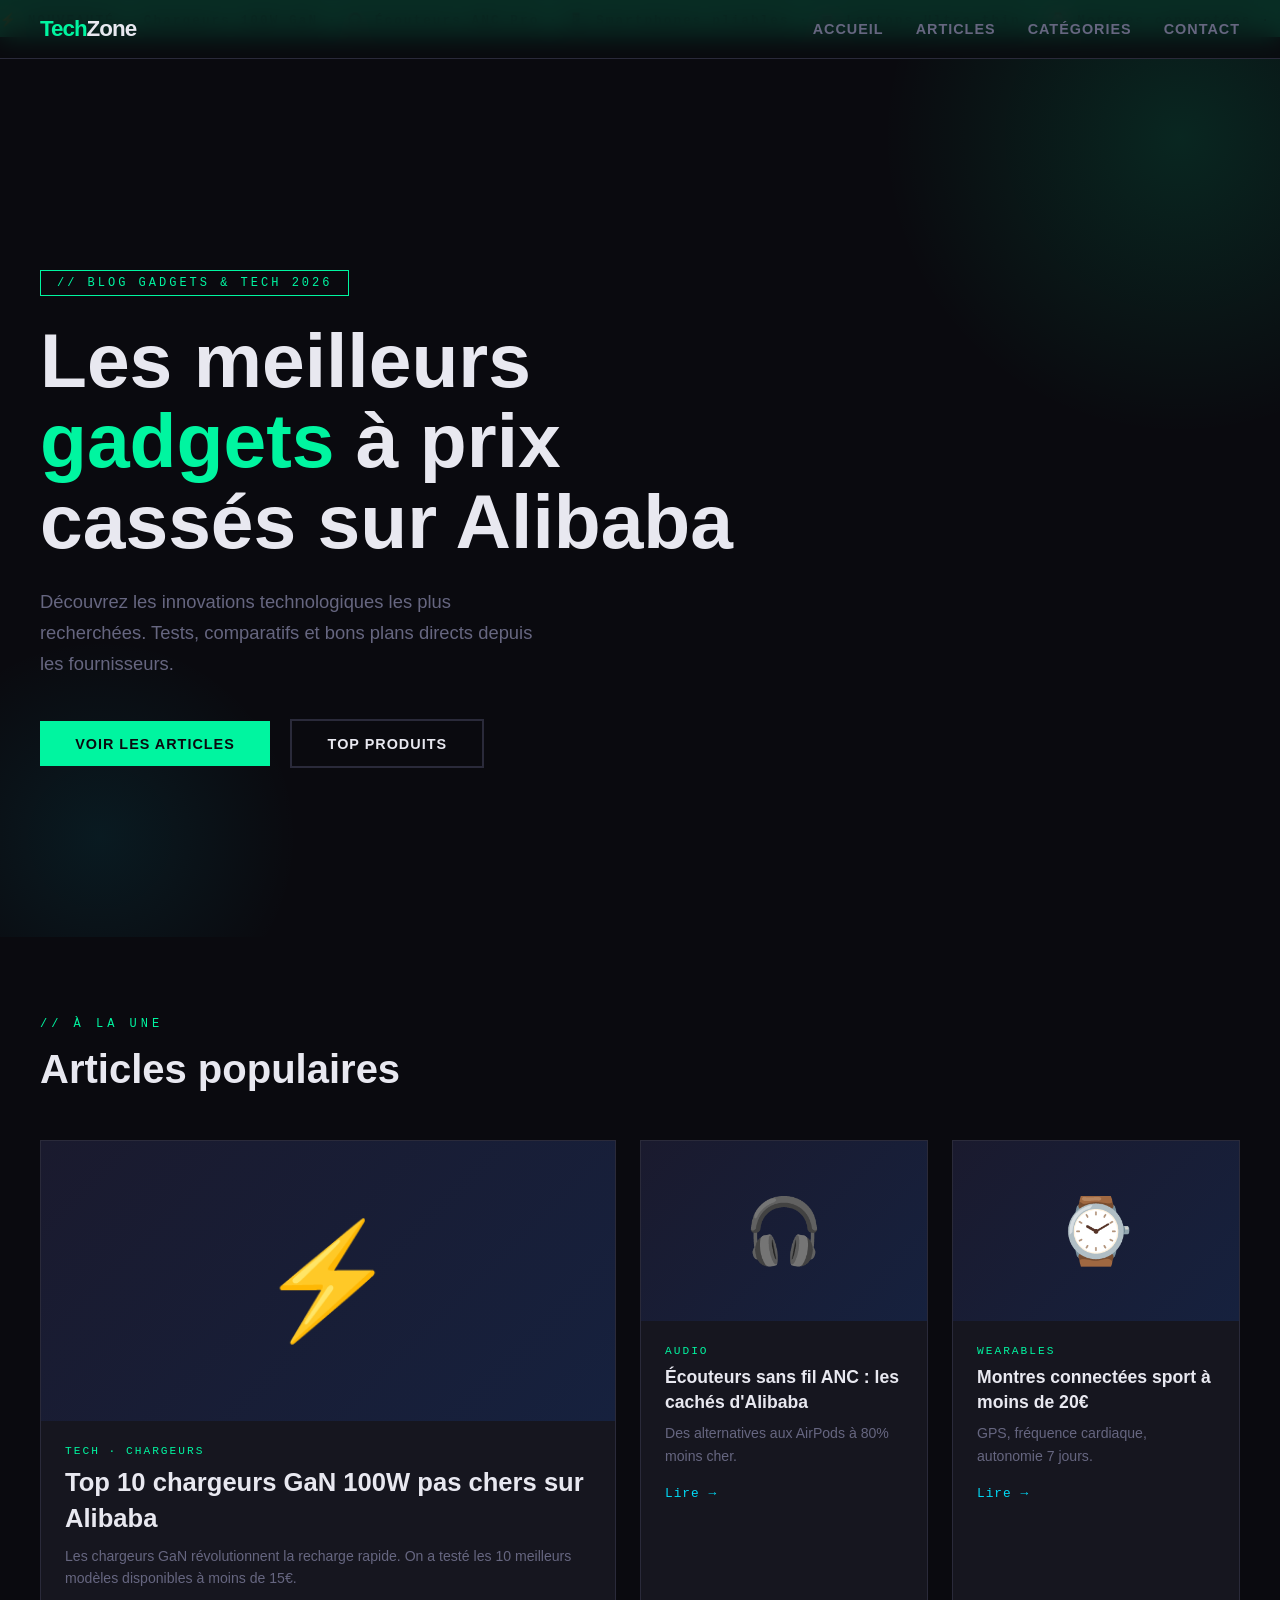
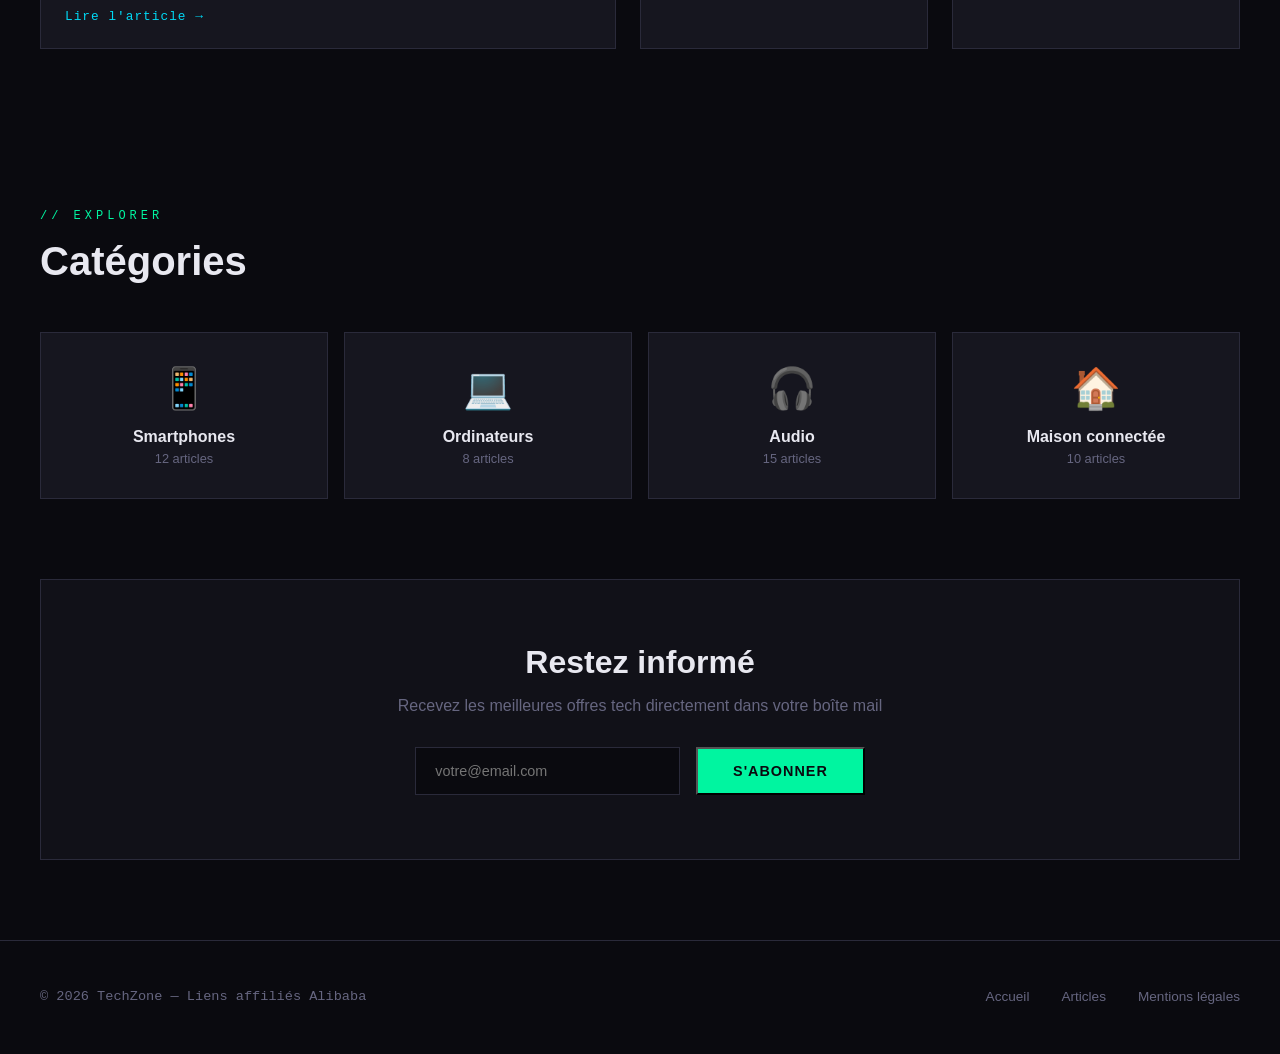
<file: index.html>
<!DOCTYPE html>
<html lang="fr">
<head>
<meta charset="UTF-8">
<meta name="viewport" content="width=device-width, initial-scale=1.0">
<title>TechZone — Gadgets & Innovation</title>
<link rel="stylesheet" href="style.css">
</head>
<body>

<nav>
  <div class="logo">Tech<span>Zone</span></div>
  <ul>
    <li><a href="index.html">Accueil</a></li>
    <li><a href="articles.html">Articles</a></li>
    <li><a href="#categories">Catégories</a></li>
    <li><a href="#contact">Contact</a></li>
  </ul>
</nav>

<div class="ticker">
  <div class="ticker-inner">
    ⚡ NOUVEAUTÉ — Chargeurs 100W GaN · 🎧 Écouteurs ANC Pro · 📱 Smartphones pliables · 💻 Laptops Ultra-thin · ⌚ Montres connectées · 🎮 Manettes gaming · 🔋 Batteries solaires · ⚡ NOUVEAUTÉ — Chargeurs 100W GaN · 🎧 Écouteurs ANC Pro · 📱 Smartphones pliables · 💻 Laptops Ultra-thin · ⌚ Montres connectées · 🎮 Manettes gaming · 🔋 Batteries solaires ·&nbsp;
  </div>
</div>

<section class="hero">
  <div class="hero-content">
    <div class="tag">// Blog Gadgets & Tech 2026</div>
    <h1>Les meilleurs <em>gadgets</em> à prix cassés sur Alibaba</h1>
    <p>Découvrez les innovations technologiques les plus recherchées. Tests, comparatifs et bons plans directs depuis les fournisseurs.</p>
    <a href="article.html" class="btn">Voir les articles</a>
    <a href="#featured" class="btn btn-outline">Top produits</a>
  </div>
</section>

<section id="featured">
  <div class="section-label">// À la une</div>
  <h2>Articles populaires</h2>
  <div class="articles-grid">
    <a href="articles.html#chargeur" class="article-card big" style="text-decoration:none;color:inherit;">
      <div class="thumb"><div class="emoji">⚡</div></div>
      <div class="card-body">
        <div class="cat">Tech · Chargeurs</div>
        <h3>Top 10 chargeurs GaN 100W pas chers sur Alibaba</h3>
        <p>Les chargeurs GaN révolutionnent la recharge rapide. On a testé les 10 meilleurs modèles disponibles à moins de 15€.</p>
        <span class="read-link">Lire l'article →</span>
      </div>
    </a>
    <a href="articles.html#ecouteurs" class="article-card" style="text-decoration:none;color:inherit;">
      <div class="thumb"><div class="emoji">🎧</div></div>
      <div class="card-body">
        <div class="cat">Audio</div>
        <h3>Écouteurs sans fil ANC : les cachés d'Alibaba</h3>
        <p>Des alternatives aux AirPods à 80% moins cher.</p>
        <span class="read-link">Lire →</span>
      </div>
    </a>
    <a href="articles.html#montre" class="article-card" style="text-decoration:none;color:inherit;">
      <div class="thumb"><div class="emoji">⌚</div></div>
      <div class="card-body">
        <div class="cat">Wearables</div>
        <h3>Montres connectées sport à moins de 20€</h3>
        <p>GPS, fréquence cardiaque, autonomie 7 jours.</p>
        <span class="read-link">Lire →</span>
      </div>
    </a>
  </div>
</section>

<section id="categories">
  <div class="section-label">// Explorer</div>
  <h2>Catégories</h2>
  <div class="cats-grid">
    <div class="cat-card"><div class="icon">📱</div><h3>Smartphones</h3><p>12 articles</p></div>
    <div class="cat-card"><div class="icon">💻</div><h3>Ordinateurs</h3><p>8 articles</p></div>
    <div class="cat-card"><div class="icon">🎧</div><h3>Audio</h3><p>15 articles</p></div>
    <div class="cat-card"><div class="icon">🏠</div><h3>Maison connectée</h3><p>10 articles</p></div>
  </div>
</section>

<div class="newsletter">
  <h2>Restez informé</h2>
  <p>Recevez les meilleures offres tech directement dans votre boîte mail</p>
  <div class="form-row">
    <input type="email" placeholder="votre@email.com">
    <button class="btn" style="white-space:nowrap;">S'abonner</button>
  </div>
</div>

<footer id="contact">
  <p>© 2026 TechZone — Liens affiliés Alibaba</p>
  <div class="footer-links">
    <a href="index.html">Accueil</a>
    <a href="articles.html">Articles</a>
    <a href="#">Mentions légales</a>
  </div>
</footer>

</body>
</html>
</file>
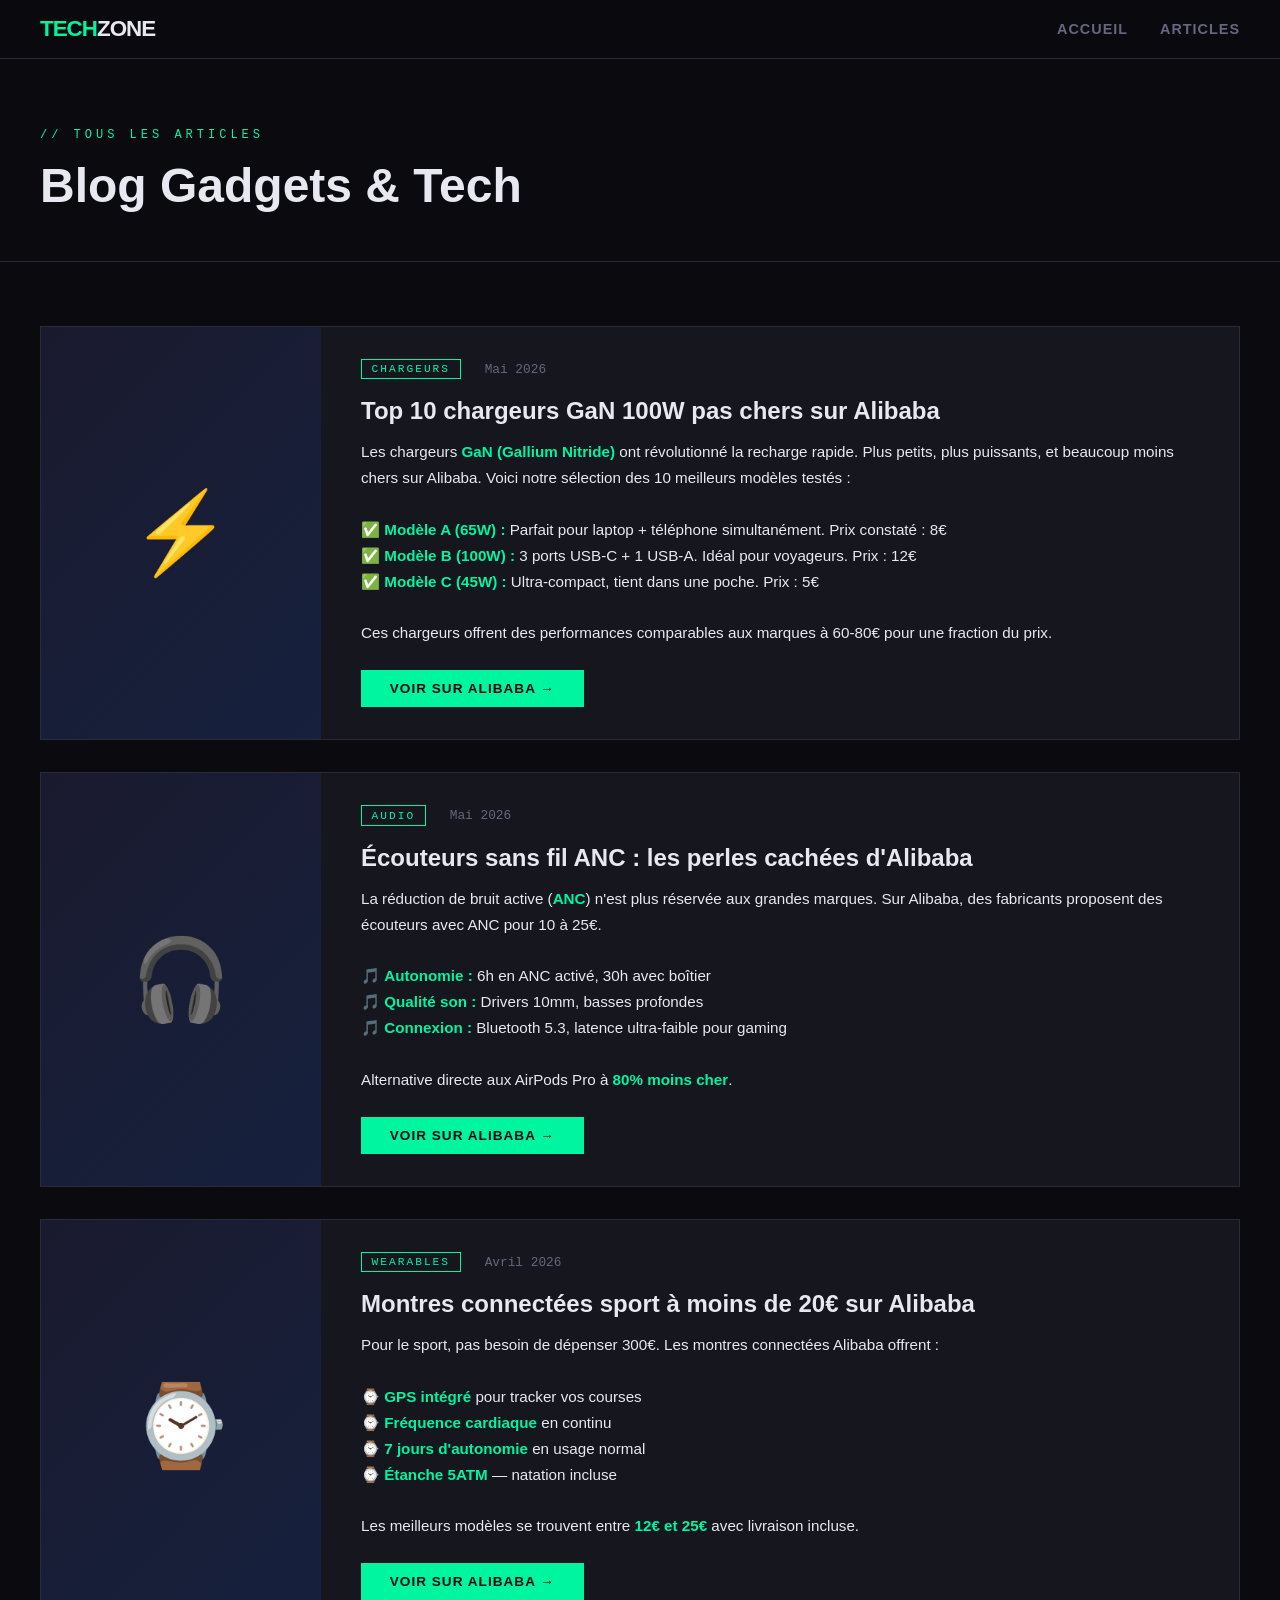
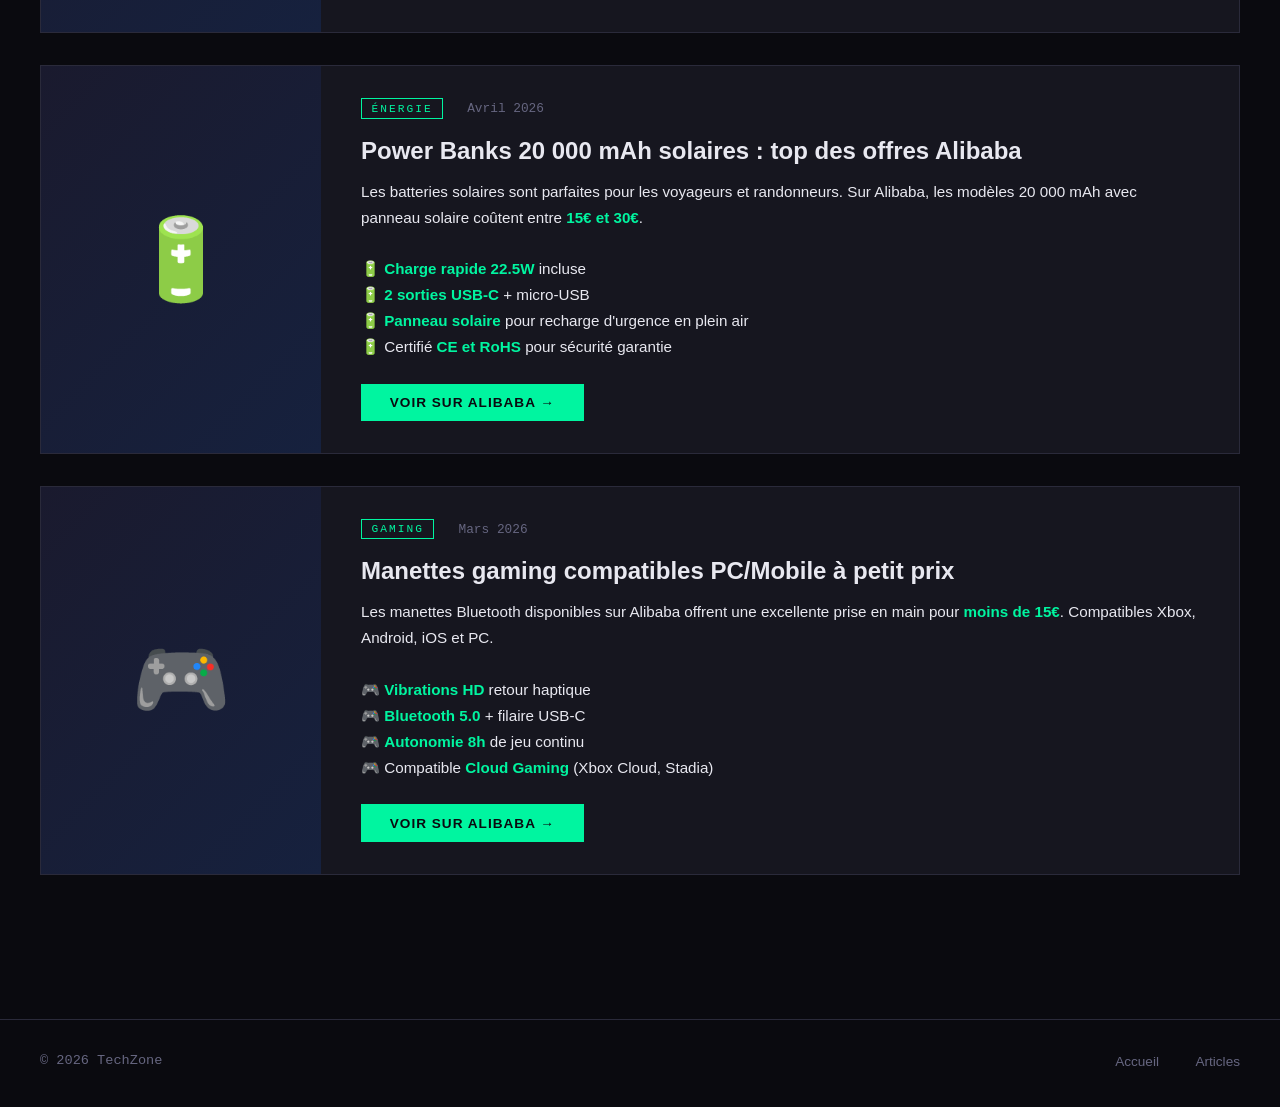
<file: article.html>
<!DOCTYPE html>
<html lang="fr">
<head>
<meta charset="UTF-8">
<meta name="viewport" content="width=device-width, initial-scale=1.0">
<title>Articles — TechZone</title>
<link rel="stylesheet" href="styles.css">
</head>
<body>
<nav>
  <a href="#featured"class="logo">Tech<span>Zone</span></a>
  <ul>
    <li><a href="index.html">Accueil</a></li>
    <li><a href="articles.html">Articles</a></li>
  </ul>
</nav>

<div class="page-header">
  <div class="section-label">// Tous les articles</div>
  <h1>Blog Gadgets & Tech</h1>
</div>

<div class="articles-page">

  <!-- ARTICLE 1 -->
  <div class="article-full" id="chargeur">
    <div class="article-img">⚡</div>
    <div class="article-content">
      <div class="meta">
        <span class="cat-tag">Chargeurs</span>
        <span class="date">Mai 2026</span>
      </div>
      <h2>Top 10 chargeurs GaN 100W pas chers sur Alibaba</h2>
      <p class="article-body">
        Les chargeurs <strong>GaN (Gallium Nitride)</strong> ont révolutionné la recharge rapide. Plus petits, plus puissants, et beaucoup moins chers sur Alibaba. Voici notre sélection des 10 meilleurs modèles testés :<br><br>
        ✅ <strong>Modèle A (65W) :</strong> Parfait pour laptop + téléphone simultanément. Prix constaté : 8€<br>
        ✅ <strong>Modèle B (100W) :</strong> 3 ports USB-C + 1 USB-A. Idéal pour voyageurs. Prix : 12€<br>
        ✅ <strong>Modèle C (45W) :</strong> Ultra-compact, tient dans une poche. Prix : 5€<br><br>
        Ces chargeurs offrent des performances comparables aux marques à 60-80€ pour une fraction du prix.
      </p>
      <a href="https://www.alibaba.com/trade/search?SearchText=GAN+charger+100W" target="_blank" class="alibaba-btn">Voir sur Alibaba →</a>
    </div>
  </div>

  <!-- ARTICLE 2 -->
  <div class="article-full" id="ecouteurs">
    <div class="article-img">🎧</div>
    <div class="article-content">
      <div class="meta">
        <span class="cat-tag">Audio</span>
        <span class="date">Mai 2026</span>
      </div>
      <h2>Écouteurs sans fil ANC : les perles cachées d'Alibaba</h2>
      <p class="article-body">
        La réduction de bruit active (<strong>ANC</strong>) n'est plus réservée aux grandes marques. Sur Alibaba, des fabricants proposent des écouteurs avec ANC pour 10 à 25€.<br><br>
        🎵 <strong>Autonomie :</strong> 6h en ANC activé, 30h avec boîtier<br>
        🎵 <strong>Qualité son :</strong> Drivers 10mm, basses profondes<br>
        🎵 <strong>Connexion :</strong> Bluetooth 5.3, latence ultra-faible pour gaming<br><br>
        Alternative directe aux AirPods Pro à <strong>80% moins cher</strong>.
      </p>
      <a href="https://www.alibaba.com/trade/search?SearchText=ANC+wireless+earbuds" target="_blank" class="alibaba-btn">Voir sur Alibaba →</a>
    </div>
  </div>

  <!-- ARTICLE 3 -->
  <div class="article-full" id="montre">
    <div class="article-img">⌚</div>
    <div class="article-content">
      <div class="meta">
        <span class="cat-tag">Wearables</span>
        <span class="date">Avril 2026</span>
      </div>
      <h2>Montres connectées sport à moins de 20€ sur Alibaba</h2>
      <p class="article-body">
        Pour le sport, pas besoin de dépenser 300€. Les montres connectées Alibaba offrent :<br><br>
        ⌚ <strong>GPS intégré</strong> pour tracker vos courses<br>
        ⌚ <strong>Fréquence cardiaque</strong> en continu<br>
        ⌚ <strong>7 jours d'autonomie</strong> en usage normal<br>
        ⌚ <strong>Étanche 5ATM</strong> — natation incluse<br><br>
        Les meilleurs modèles se trouvent entre <strong>12€ et 25€</strong> avec livraison incluse.
      </p>
      <a href="https://www.alibaba.com/trade/search?SearchText=sport+smartwatch+GPS" target="_blank" class="alibaba-btn">Voir sur Alibaba →</a>
    </div>
  </div>

  <!-- ARTICLE 4 -->
  <div class="article-full" id="powerbank">
    <div class="article-img">🔋</div>
    <div class="article-content">
      <div class="meta">
        <span class="cat-tag">Énergie</span>
        <span class="date">Avril 2026</span>
      </div>
      <h2>Power Banks 20 000 mAh solaires : top des offres Alibaba</h2>
      <p class="article-body">
        Les batteries solaires sont parfaites pour les voyageurs et randonneurs. Sur Alibaba, les modèles 20 000 mAh avec panneau solaire coûtent entre <strong>15€ et 30€</strong>.<br><br>
        🔋 <strong>Charge rapide 22.5W</strong> incluse<br>
        🔋 <strong>2 sorties USB-C</strong> + micro-USB<br>
        🔋 <strong>Panneau solaire</strong> pour recharge d'urgence en plein air<br>
        🔋 Certifié <strong>CE et RoHS</strong> pour sécurité garantie
      </p>
      <a href="https://www.alibaba.com/trade/search?SearchText=solar+power+bank+20000mah" target="_blank" class="alibaba-btn">Voir sur Alibaba →</a>
    </div>
  </div>

  <!-- ARTICLE 5 -->
  <div class="article-full" id="gaming">
    <div class="article-img">🎮</div>
    <div class="article-content">
      <div class="meta">
        <span class="cat-tag">Gaming</span>
        <span class="date">Mars 2026</span>
      </div>
      <h2>Manettes gaming compatibles PC/Mobile à petit prix</h2>
      <p class="article-body">
        Les manettes Bluetooth disponibles sur Alibaba offrent une excellente prise en main pour <strong>moins de 15€</strong>. Compatibles Xbox, Android, iOS et PC.<br><br>
        🎮 <strong>Vibrations HD</strong> retour haptique<br>
        🎮 <strong>Bluetooth 5.0</strong> + filaire USB-C<br>
        🎮 <strong>Autonomie 8h</strong> de jeu continu<br>
        🎮 Compatible <strong>Cloud Gaming</strong> (Xbox Cloud, Stadia)
      </p>
      <a href="https://www.alibaba.com/trade/search?SearchText=bluetooth+gaming+controller" target="_blank" class="alibaba-btn">Voir sur Alibaba →</a>
    </div>
  </div>

</div>

<footer>
  <p>© 2026 TechZone</p>
  <div class="footer-links">
    <a href="index.html">Accueil</a>
    <a href="articles.html">Articles</a>
  </div>
</footer>
</body>
</html>
</file>
<file: style.css>
:root {
    --bg: #0a0a0f;
    --surface: #111118;
    --accent: #00f5a0;
    --accent2: #00d9f5;
    --text: #e8e8f0;
    --muted: #666680;
    --card: #16161f;
    --border: #2a2a3a;
  }
  * { margin: 0; padding: 0; box-sizing: border-box; }
  body { background: var(--bg); color: var(--text); font-family: 'Syne', sans-serif; overflow-x: hidden; }

  /* NAV */
  nav {
    position: fixed; top: 0; width: 100%; z-index: 100;
    background: rgba(10,10,15,0.85); backdrop-filter: blur(12px);
    border-bottom: 1px solid var(--border);
    display: flex; align-items: center; justify-content: space-between;
    padding: 1rem 2.5rem;
  }
  .logo { font-size: 1.4rem; font-weight: 800; color: var(--accent); letter-spacing: -1px; }
  .logo span { color: var(--text); }
  nav ul { list-style: none; display: flex; gap: 2rem; }
  nav a { color: var(--muted); text-decoration: none; font-size: 0.9rem; font-weight: 700; letter-spacing: 1px; text-transform: uppercase; transition: color 0.2s; }
  nav a:hover { color: var(--accent); }

  /* HERO */
  .hero {
    min-height: 100vh; display: flex; align-items: center;
    padding: 8rem 2.5rem 4rem;
    position: relative; overflow: hidden;
  }
  .hero::before {
    content: ''; position: absolute; top: -200px; right: -200px;
    width: 600px; height: 600px; border-radius: 50%;
    background: radial-gradient(circle, rgba(0,245,160,0.12), transparent 70%);
    animation: pulse 4s ease-in-out infinite;
  }
  .hero::after {
    content: ''; position: absolute; bottom: -100px; left: -100px;
    width: 400px; height: 400px; border-radius: 50%;
    background: radial-gradient(circle, rgba(0,217,245,0.08), transparent 70%);
    animation: pulse 6s ease-in-out infinite reverse;
  }
  @keyframes pulse { 0%,100%{transform:scale(1);opacity:1} 50%{transform:scale(1.1);opacity:0.7} }
  .hero-content { max-width: 750px; position: relative; z-index: 1; }
  .tag { display: inline-block; padding: 0.3rem 1rem; border: 1px solid var(--accent); color: var(--accent); font-size: 0.75rem; letter-spacing: 3px; text-transform: uppercase; font-family: 'Space Mono', monospace; margin-bottom: 1.5rem; }
  h1 { font-size: clamp(2.8rem, 6vw, 5rem); font-weight: 800; line-height: 1.05; margin-bottom: 1.5rem; }
  h1 em { font-style: normal; color: var(--accent); }
  .hero p { font-size: 1.15rem; color: var(--muted); max-width: 520px; line-height: 1.7; margin-bottom: 2.5rem; }
  .btn { display: inline-block; padding: 0.9rem 2.2rem; background: var(--accent); color: var(--bg); font-weight: 700; text-decoration: none; font-size: 0.9rem; letter-spacing: 1px; text-transform: uppercase; transition: transform 0.2s, box-shadow 0.2s; }
  .btn:hover { transform: translateY(-2px); box-shadow: 0 8px 30px rgba(0,245,160,0.3); }
  .btn-outline { background: transparent; border: 2px solid var(--border); color: var(--text); margin-left: 1rem; }
  .btn-outline:hover { border-color: var(--accent); color: var(--accent); box-shadow: none; }

  /* TICKER */
  .ticker { background: var(--accent); color: var(--bg); padding: 0.6rem 0; overflow: hidden; white-space: nowrap; }
  .ticker-inner { display: inline-block; animation: ticker 20s linear infinite; font-family: 'Space Mono', monospace; font-size: 0.8rem; font-weight: 700; letter-spacing: 2px; }
  @keyframes ticker { from{transform:translateX(0)} to{transform:translateX(-50%)} }

  /* SECTIONS */
  section { padding: 5rem 2.5rem; }
  .section-label { font-family: 'Space Mono', monospace; font-size: 0.75rem; color: var(--accent); letter-spacing: 4px; text-transform: uppercase; margin-bottom: 1rem; }
  h2 { font-size: 2.5rem; font-weight: 800; margin-bottom: 3rem; }

  /* FEATURED ARTICLES */
  .articles-grid { display: grid; grid-template-columns: 2fr 1fr 1fr; gap: 1.5rem; }
  .article-card {
    background: var(--card); border: 1px solid var(--border);
    overflow: hidden; transition: border-color 0.3s, transform 0.3s;
    cursor: pointer;
  }
  .article-card:hover { border-color: var(--accent); transform: translateY(-4px); }
  .article-card.big .thumb { height: 280px; }
  .thumb { height: 180px; background: linear-gradient(135deg, #1a1a2e, #16213e); position: relative; overflow: hidden; }
  .thumb .emoji { position: absolute; inset: 0; display: flex; align-items: center; justify-content: center; font-size: 4rem; }
  .article-card.big .thumb .emoji { font-size: 7rem; }
  .card-body { padding: 1.5rem; }
  .cat { font-size: 0.7rem; color: var(--accent); letter-spacing: 2px; text-transform: uppercase; font-family: 'Space Mono', monospace; margin-bottom: 0.5rem; }
  .card-body h3 { font-size: 1.1rem; font-weight: 700; margin-bottom: 0.5rem; line-height: 1.4; }
  .article-card.big .card-body h3 { font-size: 1.6rem; }
  .card-body p { font-size: 0.88rem; color: var(--muted); line-height: 1.6; margin-bottom: 1rem; }
  .read-link { font-size: 0.8rem; color: var(--accent2); text-decoration: none; font-family: 'Space Mono', monospace; letter-spacing: 1px; }
  .read-link:hover { text-decoration: underline; }

  /* CATEGORIES */
  .cats-grid { display: grid; grid-template-columns: repeat(4, 1fr); gap: 1rem; }
  .cat-card {
    background: var(--card); border: 1px solid var(--border);
    padding: 2rem 1.5rem; text-align: center;
    transition: all 0.3s; cursor: pointer;
  }
  .cat-card:hover { border-color: var(--accent); background: rgba(0,245,160,0.05); }
  .cat-card .icon { font-size: 2.5rem; margin-bottom: 1rem; }
  .cat-card h3 { font-size: 1rem; font-weight: 700; margin-bottom: 0.3rem; }
  .cat-card p { font-size: 0.8rem; color: var(--muted); }

  /* NEWSLETTER */
  .newsletter { background: var(--surface); border: 1px solid var(--border); padding: 4rem; text-align: center; margin: 0 2.5rem; }
  .newsletter h2 { font-size: 2rem; margin-bottom: 1rem; }
  .newsletter p { color: var(--muted); margin-bottom: 2rem; }
  .form-row { display: flex; gap: 1rem; max-width: 450px; margin: 0 auto; }
  .form-row input { flex: 1; padding: 0.9rem 1.2rem; background: var(--bg); border: 1px solid var(--border); color: var(--text); font-family: 'Syne', sans-serif; font-size: 0.9rem; outline: none; }
  .form-row input:focus { border-color: var(--accent); }

  /* FOOTER */
  footer { border-top: 1px solid var(--border); padding: 3rem 2.5rem; margin-top: 5rem; display: flex; justify-content: space-between; align-items: center; }
  footer p { color: var(--muted); font-size: 0.85rem; font-family: 'Space Mono', monospace; }
  .footer-links { display: flex; gap: 2rem; }
  .footer-links a { color: var(--muted); text-decoration: none; font-size: 0.85rem; transition: color 0.2s; }
  .footer-links a:hover { color: var(--accent); }

  @media(max-width:768px) {
    .articles-grid { grid-template-columns: 1fr; }
    .cats-grid { grid-template-columns: repeat(2,1fr); }
    nav ul { display: none; }
    .form-row { flex-direction: column; }
    footer { flex-direction: column; gap: 1rem; text-align: center; }
  }
</file>
<file: styles.css>
:root { --bg:#0a0a0f; --surface:#111118; --accent:#00f5a0; --accent2:#00d9f5; --text:#e8e8f0; --muted:#666680; --card:#16161f; --border:#2a2a3a; }
  * { margin:0; padding:0; box-sizing:border-box; }
  body { background:var(--bg); color:var(--text); font-family:'Syne',sans-serif; }
  nav { position:fixed; top:0; width:100%; z-index:100; background:rgba(10,10,15,0.9); backdrop-filter:blur(12px); border-bottom:1px solid var(--border); display:flex; align-items:center; justify-content:space-between; padding:1rem 2.5rem; }
  .logo { font-size:1.4rem; font-weight:800; color:var(--accent); letter-spacing:-1px; text-decoration:none; }
  .logo span { color:var(--text); }
  nav ul { list-style:none; display:flex; gap:2rem; }
  nav a { color:var(--muted); text-decoration:none; font-size:0.9rem; font-weight:700; letter-spacing:1px; text-transform:uppercase; transition:color 0.2s; }
  nav a:hover { color:var(--accent); }

  .page-header { padding:8rem 2.5rem 3rem; border-bottom:1px solid var(--border); }
  .section-label { font-family:'Space Mono',monospace; font-size:0.75rem; color:var(--accent); letter-spacing:4px; text-transform:uppercase; margin-bottom:1rem; }
  h1 { font-size:3rem; font-weight:800; }

  .articles-page { padding:4rem 2.5rem; }
  .article-full {
    background:var(--card); border:1px solid var(--border);
    margin-bottom:2rem; overflow:hidden;
    display:grid; grid-template-columns:280px 1fr;
    transition:border-color 0.3s;
  }
  .article-full:hover { border-color:var(--accent); }
  .article-img { background:linear-gradient(135deg,#1a1a2e,#16213e); display:flex; align-items:center; justify-content:center; font-size:5rem; }
  .article-content { padding:2rem 2.5rem; }
  .meta { display:flex; gap:1.5rem; align-items:center; margin-bottom:1rem; }
  .cat-tag { font-size:0.7rem; color:var(--accent); letter-spacing:2px; text-transform:uppercase; font-family:'Space Mono',monospace; border:1px solid var(--accent); padding:0.2rem 0.6rem; }
  .date { font-size:0.8rem; color:var(--muted); font-family:'Space Mono',monospace; }
  .article-content h2 { font-size:1.5rem; font-weight:800; margin-bottom:0.8rem; line-height:1.3; }
  .article-content p { color:var(--muted); line-height:1.7; margin-bottom:1.5rem; }
  .article-body { color:var(--text) !important; font-size:0.95rem; }
  .article-body strong { color:var(--accent); }
  .alibaba-btn { display:inline-block; padding:0.7rem 1.8rem; background:var(--accent); color:var(--bg); font-weight:700; text-decoration:none; font-size:0.85rem; letter-spacing:1px; text-transform:uppercase; margin-right:1rem; transition:transform 0.2s; }
  .alibaba-btn:hover { transform:translateY(-2px); }
  .read-btn { display:inline-block; padding:0.7rem 1.8rem; border:1px solid var(--border); color:var(--text); font-size:0.85rem; text-decoration:none; transition:border-color 0.2s; }
  .read-btn:hover { border-color:var(--accent); color:var(--accent); }

  footer { border-top:1px solid var(--border); padding:2rem 2.5rem; display:flex; justify-content:space-between; align-items:center; margin-top:3rem; }
  footer p { color:var(--muted); font-size:0.85rem; font-family:'Space Mono',monospace; }
  .footer-links a { color:var(--muted); text-decoration:none; margin-left:2rem; font-size:0.85rem; }
  .footer-links a:hover { color:var(--accent); }
  @media(max-width:768px) { .article-full { grid-template-columns:1fr; } .article-img { height:160px; } nav ul { display:none; } footer { flex-direction:column; gap:1rem; } }
</file>
